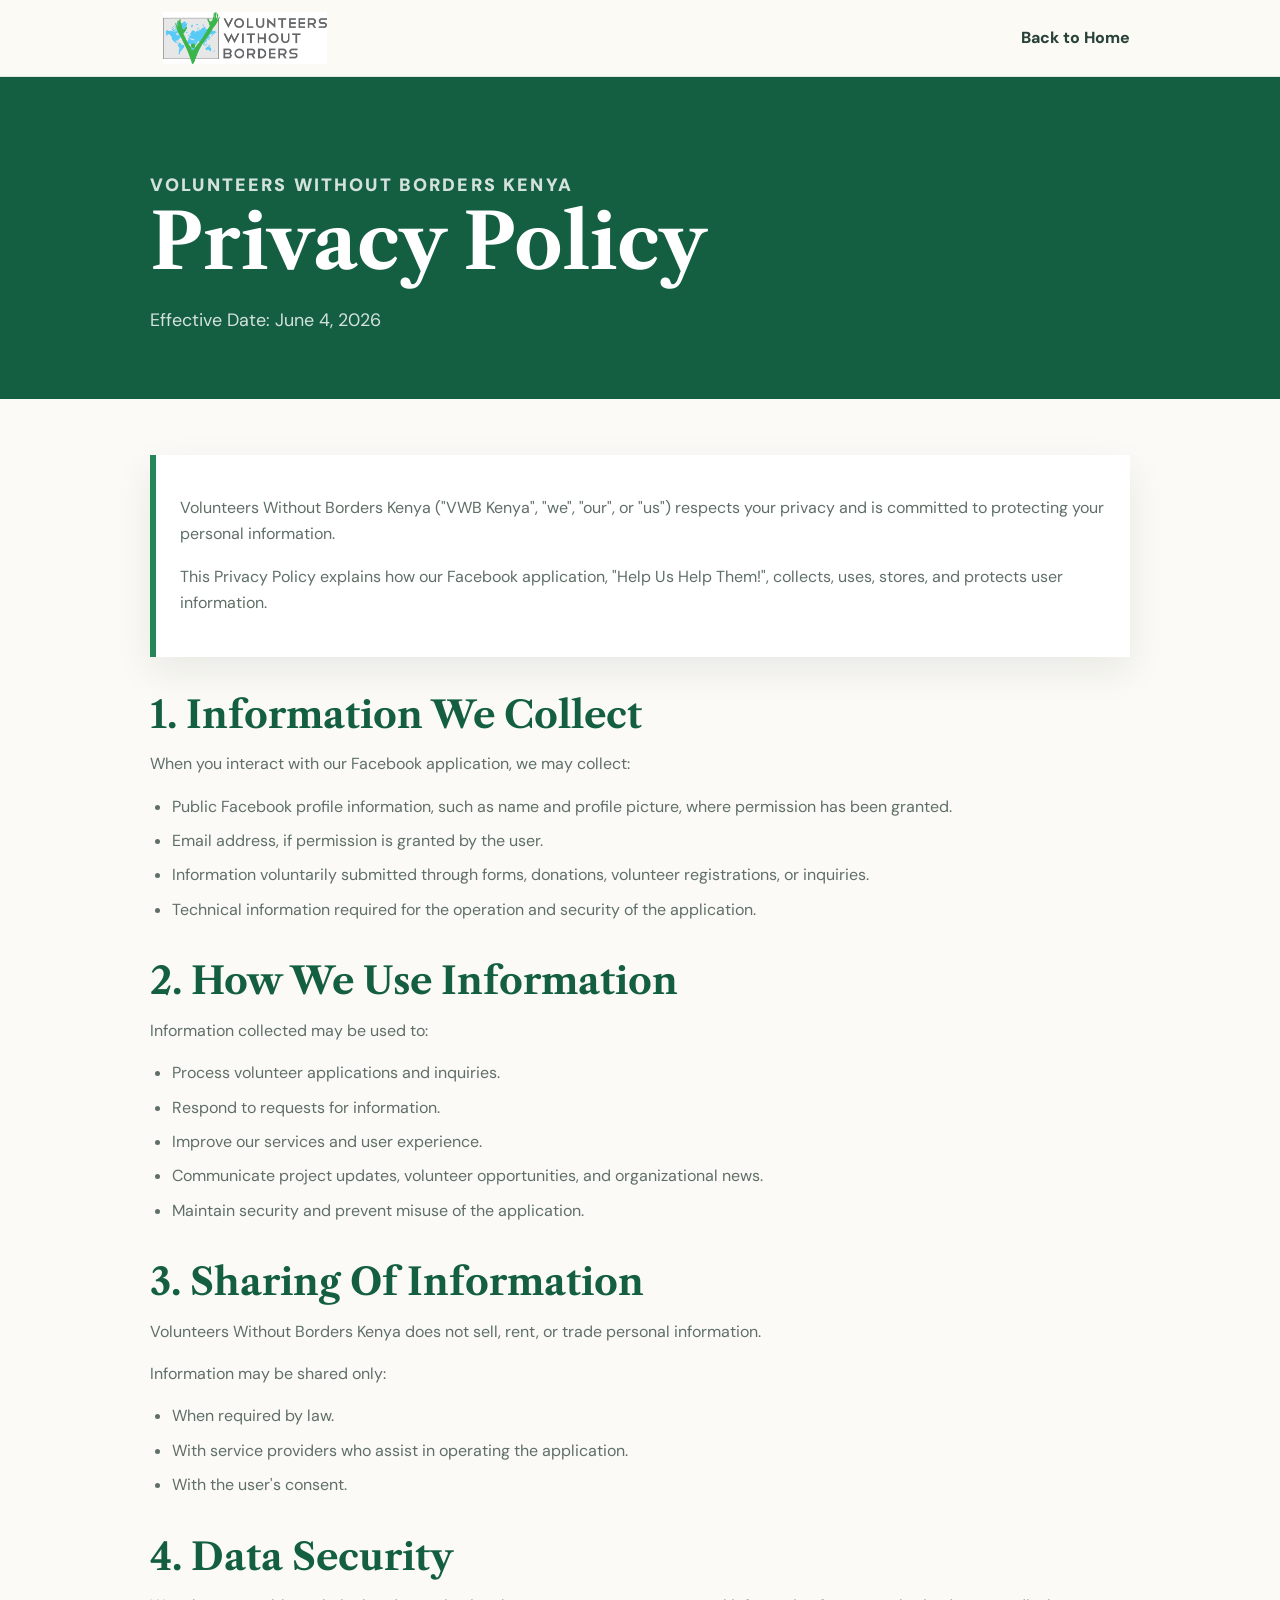
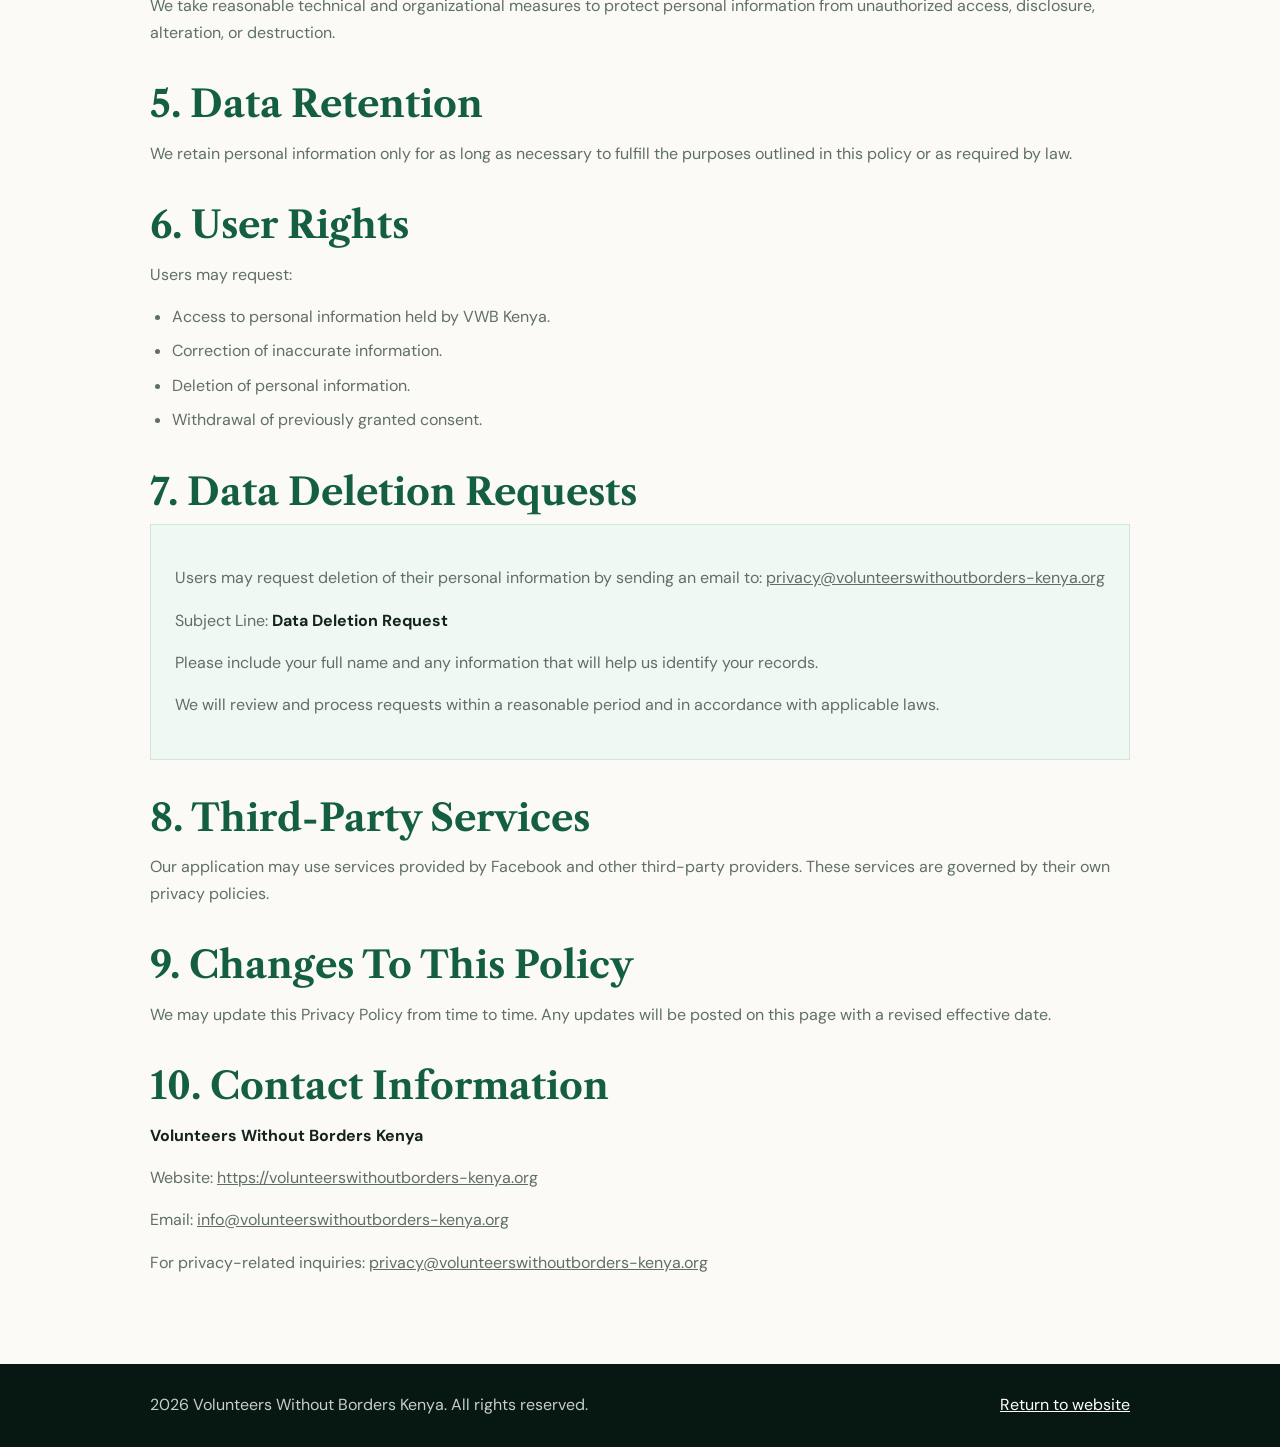
<file: privacy.html>
<!DOCTYPE html>
<html lang="en">
<head>
  <meta charset="UTF-8">
  <meta name="viewport" content="width=device-width, initial-scale=1.0">
  <title>Privacy Policy | Help Us Help Them! | Volunteers Without Borders Kenya</title>
  <meta name="description" content="Privacy policy for the Help Us Help Them! Facebook app by Volunteers Without Borders Kenya, including data collection, use, sharing, retention, and deletion requests.">
  <link rel="canonical" href="https://volunteerswithoutborders-kenya.org/privacy.html">
  <link rel="preconnect" href="https://fonts.googleapis.com">
  <link rel="preconnect" href="https://fonts.gstatic.com" crossorigin>
  <link href="https://fonts.googleapis.com/css2?family=DM+Sans:wght@400;500;700;800;900&family=Libre+Caslon+Text:wght@400;700&display=swap" rel="stylesheet">
  <style>
    :root {
      --green: #25865a;
      --green-dark: #145f42;
      --ink: #14231d;
      --muted: #5f6f67;
      --paper: #fbfaf6;
      --white: #ffffff;
      --line: #dde7df;
    }

    * {
      box-sizing: border-box;
    }

    body {
      margin: 0;
      font-family: "DM Sans", Inter, ui-sans-serif, system-ui, -apple-system, BlinkMacSystemFont, "Segoe UI", sans-serif;
      color: var(--ink);
      background: var(--paper);
      line-height: 1.65;
    }

    a {
      color: inherit;
      overflow-wrap: anywhere;
    }

    .site-header {
      border-bottom: 1px solid var(--line);
      background: rgba(251, 250, 246, 0.94);
    }

    .nav,
    .policy,
    .footer-inner {
      width: min(980px, calc(100% - 32px));
      margin: 0 auto;
    }

    .nav {
      min-height: 76px;
      display: flex;
      align-items: center;
      justify-content: space-between;
      gap: 18px;
    }

    .brand {
      display: flex;
      align-items: center;
      gap: 12px;
      color: var(--ink);
      font-weight: 900;
      text-decoration: none;
    }

    .brand img {
      width: 190px;
      max-height: 52px;
      object-fit: contain;
    }

    .nav a:not(.brand) {
      color: #284139;
      font-weight: 800;
      text-decoration: none;
    }

    .hero {
      background: var(--green-dark);
      color: var(--white);
      padding: 72px 0 64px;
    }

    .hero-inner {
      width: min(980px, calc(100% - 32px));
      margin: 0 auto;
    }

    .eyebrow {
      margin: 0 0 12px;
      color: rgba(255, 255, 255, 0.76);
      font-size: 0.82rem;
      font-weight: 900;
      letter-spacing: 0.12em;
      text-transform: uppercase;
    }

    h1,
    h2 {
      font-family: "Libre Caslon Text", Georgia, "Times New Roman", serif;
      line-height: 1.08;
    }

    h1 {
      max-width: 760px;
      margin: 0;
      font-size: clamp(2.4rem, 6vw, 4.8rem);
    }

    .hero p {
      max-width: 760px;
      margin: 22px 0 0;
      color: rgba(255, 255, 255, 0.82);
      font-size: 1.12rem;
    }

    .policy {
      padding: 56px 0 72px;
    }

    .summary {
      padding: 24px;
      border-left: 6px solid var(--green);
      background: var(--white);
      box-shadow: 0 14px 36px rgba(20, 35, 29, 0.08);
    }

    section {
      margin-top: 38px;
    }

    h2 {
      margin: 0 0 12px;
      font-size: clamp(1.6rem, 3vw, 2.35rem);
      color: var(--green-dark);
    }

    p,
    li {
      color: var(--muted);
      font-size: 1rem;
    }

    ul {
      padding-left: 22px;
    }

    li + li {
      margin-top: 8px;
    }

    strong {
      color: var(--ink);
    }

    .contact-box {
      padding: 24px;
      background: #eff8f2;
      border: 1px solid #cde7d8;
      overflow-wrap: anywhere;
    }

    footer {
      padding: 28px 0;
      background: #071812;
      color: rgba(255, 255, 255, 0.78);
    }

    .footer-inner {
      display: flex;
      align-items: center;
      justify-content: space-between;
      gap: 18px;
      flex-wrap: wrap;
    }

    footer a {
      color: var(--white);
    }

    @media (max-width: 640px) {
      .nav {
        align-items: flex-start;
        flex-direction: column;
        padding: 14px 0;
      }

      .brand img {
        width: 168px;
      }

      .hero {
        padding: 52px 0;
      }
    }
  </style>
</head>
<body>
  <header class="site-header">
    <nav class="nav" aria-label="Privacy page navigation">
      <a class="brand" href="index.html" aria-label="Volunteers Without Borders Kenya home">
        <img src="assets/vwb-logo.png" alt="Volunteers Without Borders Kenya logo">
      </a>
      <a href="index.html">Back to Home</a>
    </nav>
  </header>

  <main>
    <header class="hero">
      <div class="hero-inner">
        <p class="eyebrow">Volunteers Without Borders Kenya</p>
        <h1>Privacy Policy</h1>
        <p>Effective Date: June 4, 2026</p>
      </div>
    </header>

    <div class="policy">
      <div class="summary">
        <p>Volunteers Without Borders Kenya ("VWB Kenya", "we", "our", or "us") respects your privacy and is committed to protecting your personal information.</p>
        <p>This Privacy Policy explains how our Facebook application, "Help Us Help Them!", collects, uses, stores, and protects user information.</p>
      </div>

      <section>
        <h2>1. Information We Collect</h2>
        <p>When you interact with our Facebook application, we may collect:</p>
        <ul>
          <li>Public Facebook profile information, such as name and profile picture, where permission has been granted.</li>
          <li>Email address, if permission is granted by the user.</li>
          <li>Information voluntarily submitted through forms, donations, volunteer registrations, or inquiries.</li>
          <li>Technical information required for the operation and security of the application.</li>
        </ul>
      </section>

      <section>
        <h2>2. How We Use Information</h2>
        <p>Information collected may be used to:</p>
        <ul>
          <li>Process volunteer applications and inquiries.</li>
          <li>Respond to requests for information.</li>
          <li>Improve our services and user experience.</li>
          <li>Communicate project updates, volunteer opportunities, and organizational news.</li>
          <li>Maintain security and prevent misuse of the application.</li>
        </ul>
      </section>

      <section>
        <h2>3. Sharing Of Information</h2>
        <p>Volunteers Without Borders Kenya does not sell, rent, or trade personal information.</p>
        <p>Information may be shared only:</p>
        <ul>
          <li>When required by law.</li>
          <li>With service providers who assist in operating the application.</li>
          <li>With the user's consent.</li>
        </ul>
      </section>

      <section>
        <h2>4. Data Security</h2>
        <p>We take reasonable technical and organizational measures to protect personal information from unauthorized access, disclosure, alteration, or destruction.</p>
      </section>

      <section>
        <h2>5. Data Retention</h2>
        <p>We retain personal information only for as long as necessary to fulfill the purposes outlined in this policy or as required by law.</p>
      </section>

      <section>
        <h2>6. User Rights</h2>
        <p>Users may request:</p>
        <ul>
          <li>Access to personal information held by VWB Kenya.</li>
          <li>Correction of inaccurate information.</li>
          <li>Deletion of personal information.</li>
          <li>Withdrawal of previously granted consent.</li>
        </ul>
      </section>

      <section>
        <h2>7. Data Deletion Requests</h2>
        <div class="contact-box">
          <p>Users may request deletion of their personal information by sending an email to: <a href="mailto:privacy@volunteerswithoutborders-kenya.org">privacy@volunteerswithoutborders-kenya.org</a></p>
          <p>Subject Line: <strong>Data Deletion Request</strong></p>
          <p>Please include your full name and any information that will help us identify your records.</p>
          <p>We will review and process requests within a reasonable period and in accordance with applicable laws.</p>
        </div>
      </section>

      <section>
        <h2>8. Third-Party Services</h2>
        <p>Our application may use services provided by Facebook and other third-party providers. These services are governed by their own privacy policies.</p>
      </section>

      <section>
        <h2>9. Changes To This Policy</h2>
        <p>We may update this Privacy Policy from time to time. Any updates will be posted on this page with a revised effective date.</p>
      </section>

      <section>
        <h2>10. Contact Information</h2>
        <p><strong>Volunteers Without Borders Kenya</strong></p>
        <p>Website: <a href="https://volunteerswithoutborders-kenya.org">https://volunteerswithoutborders-kenya.org</a></p>
        <p>Email: <a href="mailto:info@volunteerswithoutborders-kenya.org">info@volunteerswithoutborders-kenya.org</a></p>
        <p>For privacy-related inquiries: <a href="mailto:privacy@volunteerswithoutborders-kenya.org">privacy@volunteerswithoutborders-kenya.org</a></p>
      </section>
    </div>
  </main>

  <footer>
    <div class="footer-inner">
      <span>2026 Volunteers Without Borders Kenya. All rights reserved.</span>
      <a href="index.html">Return to website</a>
    </div>
  </footer>
</body>
</html>
</file>
